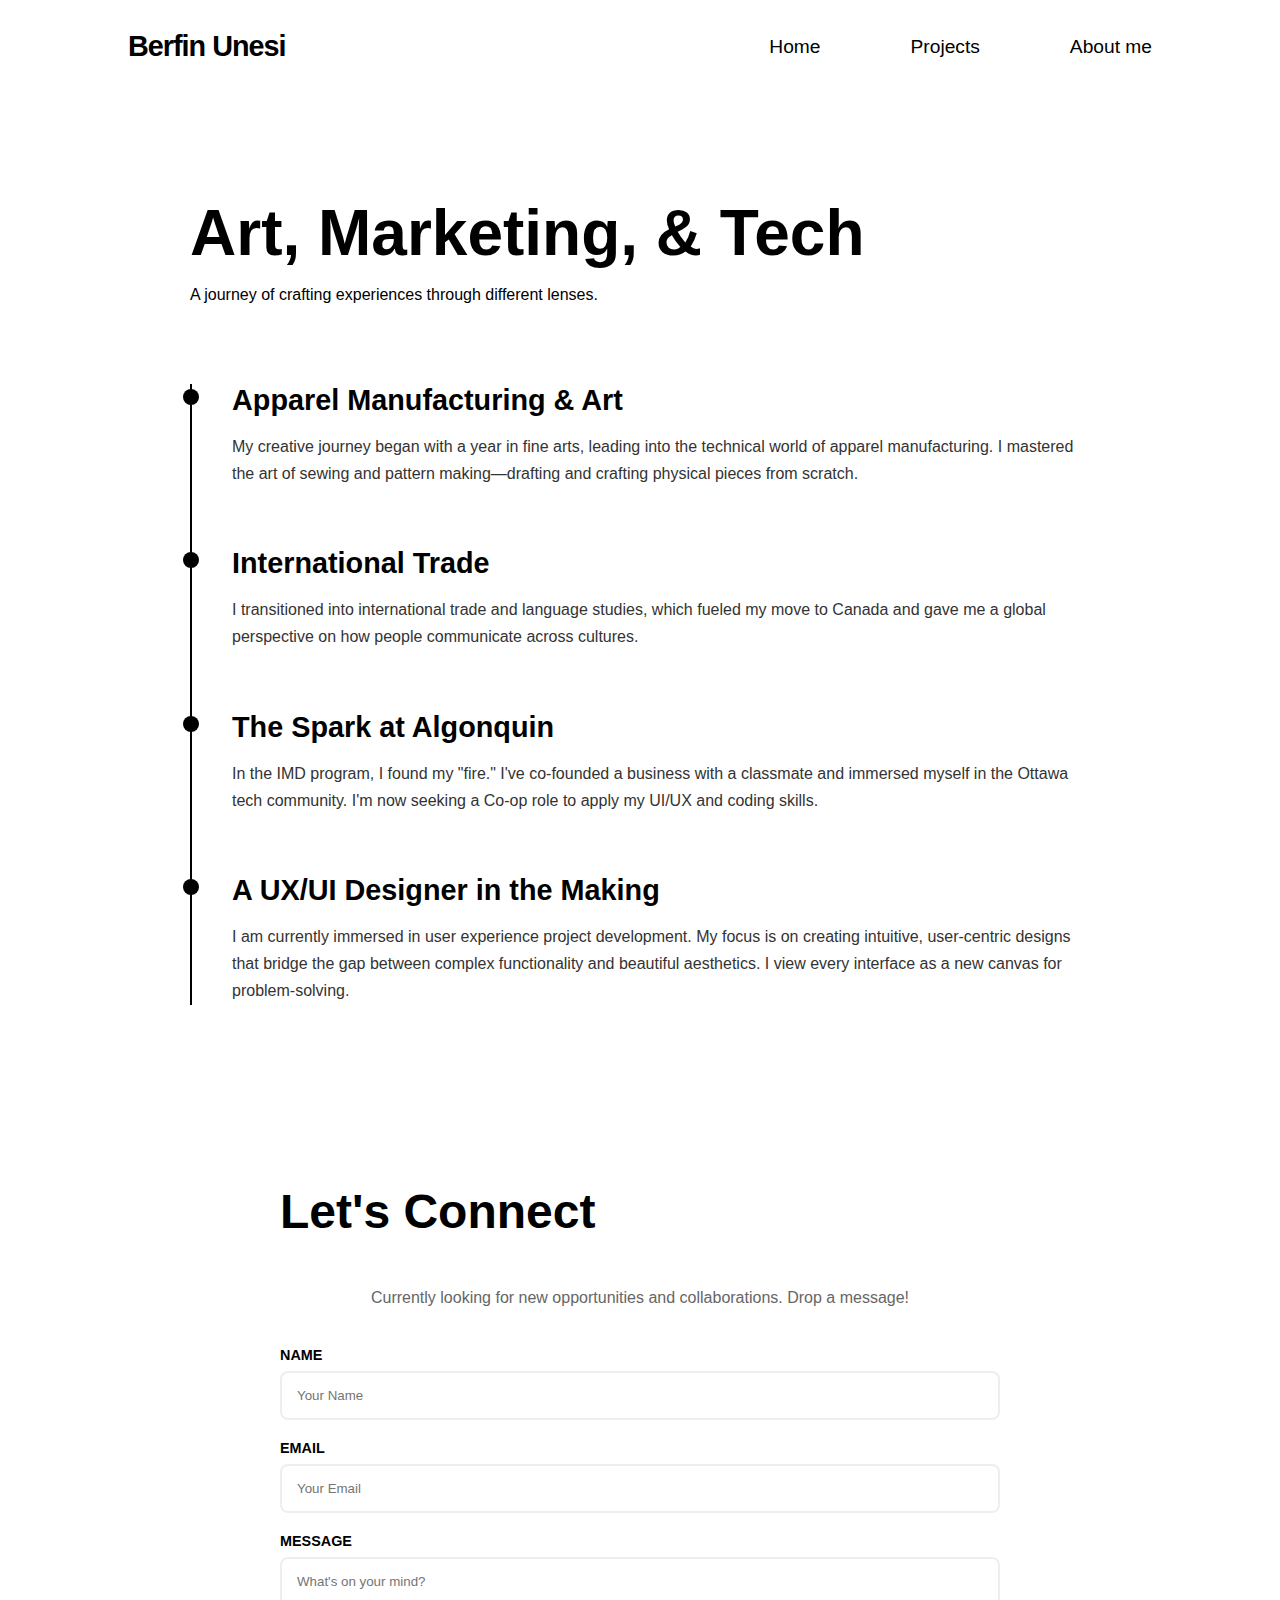
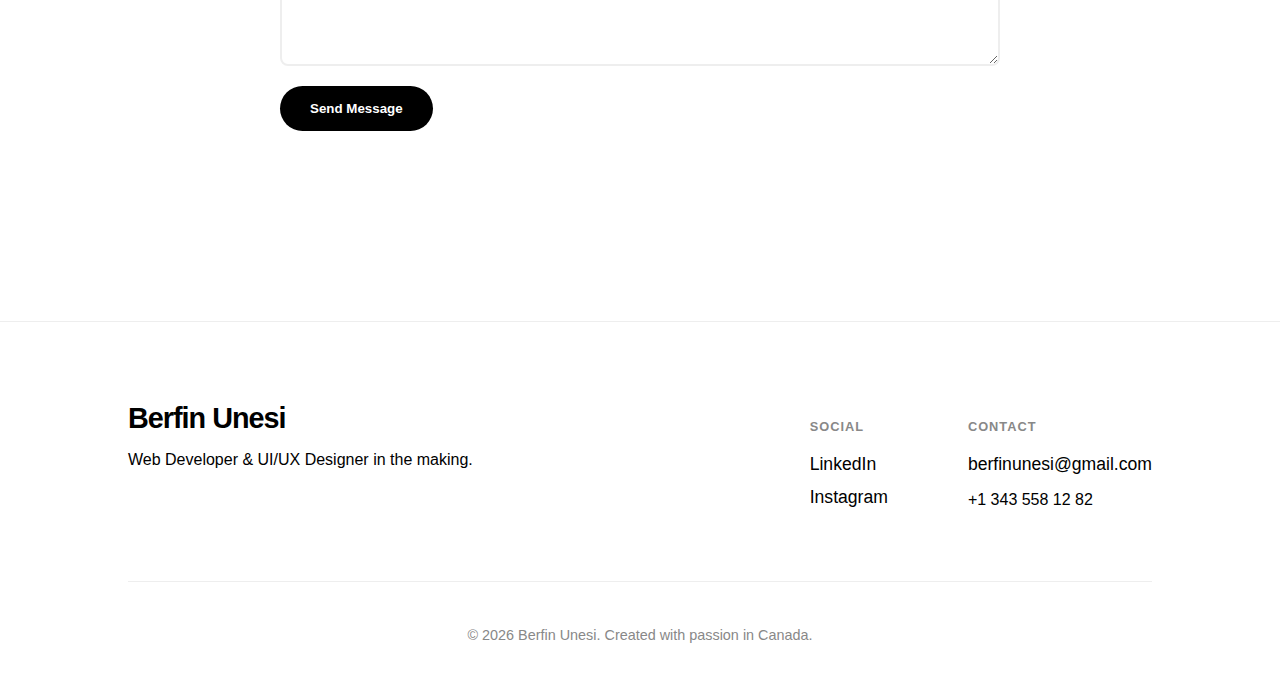
<file: about.html>
<!DOCTYPE html>
<html lang="en">
<head>
    <meta charset="UTF-8">
    <meta name="viewport" content="width=device-width, initial-scale=1.0">
    <title>About Me | Berfin Unesi</title>
    <link rel="icon" type="image/gif" href="images/star.gif">
    <link rel="stylesheet" href="css/style.css">
    <link rel="stylesheet" href="css/media_queries.css">
</head>
<body>
  <nav>
    <div class="logo">Berfin Unesi</div>
    
    <div class="menu-toggle" id="mobile-menu">
        <span class="bar"></span>
        <span class="bar"></span>
        <span class="bar"></span>
    </div>

    <ul class="nav-links">
        <li><a href="index.html" class="nav-item">Home</a></li>
        <li><a href="index.html#projects" class="nav-item">Projects</a></li>
        <li><a href="about.html" class="nav-item">About me</a></li>
    </ul>
</nav>
    
    <main class="about-container">
        <section class="about-intro">
            <h1>Art, Marketing, & Tech</h1>
            <p class="subtitle">A journey of crafting experiences through different lenses.</p>
        </section>

        <section class="timeline">
            <div class="timeline-item">
                <div class="timeline-marker"></div>
                <div class="timeline-content">
                    <h3>Apparel Manufacturing & Art</h3>
                    <p>My creative journey began with a year in fine arts, leading into the technical world of apparel manufacturing. I mastered the art of sewing and pattern making—drafting and crafting physical pieces from scratch.</p>
                </div>
            </div>

            <div class="timeline-item">
                <div class="timeline-marker"></div>
                <div class="timeline-content">
                    <h3>International Trade</h3>
                    <p>I transitioned into international trade and language studies, which fueled my move to Canada and gave me a global perspective on how people communicate across cultures.</p>
                </div>
            </div>

            <div class="timeline-item">
                <div class="timeline-marker"></div>
                <div class="timeline-content">
                    <h3>The Spark at Algonquin</h3>
                    <p>In the IMD program, I found my "fire." I've co-founded a business with a classmate and immersed myself in the Ottawa tech community. I'm now seeking a Co-op role to apply my UI/UX and coding skills.</p>
                </div>
            </div>
        
            <div class="timeline-item highlight">
                <div class="timeline-marker"></div>
                <div class="timeline-content">
                    <h3>A UX/UI Designer in the Making</h3>
                    <p>I am currently immersed in user experience project development. My focus is on creating intuitive, user-centric designs that bridge the gap between complex functionality and beautiful aesthetics. I view every interface as a new canvas for problem-solving.</p>
                </div>
            </div>
        </section>
        
        <section class="contact-section">
            <h2 class="section-title">Let's Connect</h2>
            <p class="contact-subtitle">Currently looking for new opportunities and collaborations. Drop a message!</p>
            
            <form action="https://formspree.io/f/mpqqqjok" method="POST" class="contact-form">
                <div class="form-group">
                    <label for="name">Name</label>
                    <input type="text" id="name" name="name" placeholder="Your Name" required>
                </div>
                
                <div class="form-group">
                    <label for="email">Email</label>
                    <input type="email" id="email" name="_replyto" placeholder="Your Email" required>
                </div>
                
                <div class="form-group">
                    <label for="message">Message</label>
                    <textarea id="message" name="message" rows="5" placeholder="What's on your mind?" required></textarea>
                </div>
                
                <button type="submit" class="submit-btn">Send Message</button>
            </form>
        </section>
    </main>
    

    <button onclick="scrollToTop()" id="backToTop" title="Go to top">↑</button>
    
    <footer class="main-footer">
    <div class="footer-content">
        <div class="footer-brand">
            <div class="logo">Berfin Unesi</div>
            <p>Web Developer & UI/UX Designer in the making.</p>
        </div>
        
        <div class="footer-links">
            <div class="footer-group">
                <h4>Social</h4>
                <a href="https://www.linkedin.com/in/berfinunesi/" target="_blank" class="nav-item">LinkedIn</a>
                <a href="https://www.instagram.com/brfnsi" target="_blank" class="nav-item">Instagram</a>
            </div>
            
            <div class="footer-group">
                <h4>Contact</h4>
                <a href="mailto:berfinunesi@gmail.com" class="nav-item">berfinunesi@gmail.com</a>
                <p class="footer-tel">+1 343 558 12 82</p>
            </div>
        </div>
    </div>
    <div class="footer-bottom">
        <p>&copy; 2026 Berfin Unesi. Created with passion in Canada.</p>
    </div>
</footer> 

    
<script src="JS/script.js"></script>
</body>
</html>
</file>
<file: css/style.css>
:root {
    --bg-color: #f5f5f5; /* Light grey from mockup */
    --card-bg: #ececec;
    --text-main: #000000;
    --tag-bg: #000000;
    --tag-text: #ffffff;
    --pill-btn: #d9d9d9;
}

html {
    scroll-behavior: smooth;
}

body {
    font-family: 'Helvetica Neue', Arial, sans-serif;
    margin: 0;
    padding: 0;
    background-color: white;
    color: var(--text-main);
}
/* The initial state (hidden) */
.reveal {
    opacity: 0;
    transform: translateY(30px);
    transition: all 0.8s ease-out;
}

/* The visible state (triggered by JS) */
.reveal.active {
    opacity: 1;
    transform: translateY(0);
}

/* //////////////// nav start ////////////////////// */

/* Navigation */
nav {
    display: flex;
    justify-content: space-between;
    align-items: center;
    padding: 40px 10%;
}

.nav-links {
    list-style: none; /* This removes the bullets */
    display: flex;
    margin: 0;
    padding: 0;
}

.nav-links li {
    margin-left: 30px; /* Space between links */
}

.logo { font-size: 2.5rem; font-weight: 500; }
.nav-links a {
    text-decoration: none;
    color: black;
    margin-left: 30px;
    font-size: 1.2rem;
}
nav {
    display: flex;
    justify-content: space-between;
    align-items: center;
    padding: 30px 10%; /* Matches the padding of your hero container */
    background-color: #fff;
}

.logo {
    font-size: 1.8rem;
    font-weight: 700;
    letter-spacing: -1px;
}

.nav-links {
    display: flex;
    align-items: center;
    gap: 30px;
}

/* Individual Link Styling */
.nav-item {
    text-decoration: none;
    color: #666; /* Subtle grey for non-active items */
    font-weight: 500;
    font-size: 1.1rem;
    position: relative;
    transition: color 0.3s ease;
}

/* Hover Effect: Turns Black and adds a bottom line */
.nav-item:hover {
    color: #000;
}

.nav-item::after {
    content: '';
    position: absolute;
    width: 0;
    height: 2px;
    bottom: -5px;
    left: 0;
    background-color: #000;
    transition: width 0.3s ease;
}

.nav-item:hover::after {
    width: 100%;
}

/* Resume Button Styling (Smaller version of your hero buttons) */
.btn-nav {
    background: #000;
    color: #fff;
    padding: 10px 25px;
    border-radius: 50px;
    text-decoration: none;
    font-weight: 500;
    transition: transform 0.3s ease, background-color 0.3s ease;
}

.btn-nav:hover {
    background-color: #333;
    transform: scale(1.05);
}


/* //////////////// nav end ////////////////////// */

/* Hero Section */
.hero-container {
    display: flex;
    justify-content: space-between;
    padding: 0 10% 100px 10%;
    align-items: flex-start;
}

.hero-title {
    font-size: 5rem;
    font-weight: 400;
    margin-bottom: 40px;
}

 
.btn-pill {
    background: var(--pill-btn);
    padding: 15px 40px;
    border-radius: 50px;
    text-decoration: none;
    color: black;
    font-size: 1.2rem;
    margin-right: 15px;
}

.hero-image-placeholder {
    width: 500px;
    height: 400px;
    background-color: #d9d9d9; /* Grey box from mockup */
}



/* Skills Section */
.skills-section {
    background-color: var(--bg-color);
    padding: 80px 10%;
}

.section-title { font-size: 3rem; margin-bottom: 50px; }

.skills-grid {
    display: grid;
    grid-template-columns: repeat(3, 1fr);
    gap: 40px;
}

.skill-card {
    display: flex;
    flex-direction: column;
}

.skill-card h3 { font-size: 1.5rem; margin: 15px 0; }
.skill-card p { font-size: 0.95rem; color: #444; margin-bottom: 20px; }

.tags {
    display: flex;
    flex-wrap: wrap;
    gap: 8px;
}

.tags span {
    background: var(--tag-bg);
    color: var(--tag-text);
    padding: 5px 12px;
    border-radius: 20px;
    font-size: 0.8rem;
}

/* ////////////////HERO START////////////////////// */

/* Container for the icons */
.hero-media {
    position: relative; /* key for positioning stars */
    flex: 1;
    display: flex;
    justify-content: center;
    align-items: center;
    min-height: 450px;
}

/* The main center icon */
.main-banner {
    width: 600px; 
    height: auto;
    z-index: 2;
    filter: drop-shadow(0px 20px 7px rgba(0, 0, 0, 0.221));
}

.hero-content {
    width: 40vw; 
    padding-right: 5%; 
}

.hero-title {
    font-size: clamp(3rem, 8vw, 5rem); /* Responsive font that scales with the window */
    font-weight: 500;
    margin-bottom: 20px;
}

.hero-content p {
    font-size: 1.1rem;
    line-height: 1.6;
    margin-bottom: 40px;
    color: #333;
    max-width: 90%; /* Prevents text lines from getting too long/strained */
}

/* Ensure the container stays side-by-side */
.hero-container {
    display: flex;
    align-items: center;
    justify-content: space-between;
    padding: 0 10%;
    min-height: 80vh;
}

/* ////////////////HERO END////////////////////// */

/* shared style for both stars */
.star {
    position: absolute;
    width: 120px; /* Adjust size of stars */
    height: auto;
    z-index: 3;
    animation: floatGently 4s ease-in-out infinite;
    filter: drop-shadow(0px 20px 7px rgba(0, 0, 0, 0.162));
}

/* Top Left Star Position */
.star-top-left {
    top: 10%;
    left: 15%;
}

/* Bottom Right Star Position */
.star-bottom-right {
    bottom: 10%;
    right: 15%;
    animation-delay: 1s; 
}

/* Gentle Floating Animation */
@keyframes floatGently {
    0% {
        transform: translateY(0px);
    }
    50% {
        transform: translateY(-15px);
    }
    100% {
        transform: translateY(0px);
    }
}


/* //////////////////buttons start////////////////////// */

/* Base Button Style */
.btn-pill {
    background: var(--pill-btn); /* Your current light grey */
    padding: 15px 40px;
    border-radius: 50px;
    text-decoration: none;
    color: black;
    font-size: 1.2rem;
    margin-right: 15px;
    display: inline-block;
    
    /* This creates the smooth transition effect */
    transition: all 0.3s ease-in-out;
    border: 2px solid transparent; /* Prevents "jumping" when adding a border on hover */
}

/* Hover State */
.btn-pill:hover {
    background-color: #e7552d; /* Your black preference */
    color: #ffffff;            /* Flips text to white for contrast */
    transform: translateY(-3px); /* Subtle lift effect popular in UI design */
    box-shadow: 0px 10px 20px rgba(0, 0, 0, 0.2);
}

/* Active State (When clicked) */
.btn-pill:active {
    transform: translateY(-1px);
}

/* This ensures the link looks the same before and after clicking */
.project-cta a, 
.nav-links a, 
.nav-item {
    color: #000000; /* Force black color */
}

/* Specifically targeting the visited state to prevent the purple color */
.project-cta a:visited, 
.nav-links a:visited, 
.nav-item:visited {
    color: #000000;
}

/* Keep your hover state active */
.project-cta a:hover, 
.nav-item:hover {
    color: #333333; /* Optional: subtle grey on hover */
    text-decoration: none;
}

/* //////////////////buttons end////////////////////// */



/* projects */

.projects-section {
    padding: 80px 10%;
    background-color: #fff;
}

.projects-grid {
    display: grid;
    grid-template-columns: repeat(2, 1fr); /* Two columns for your two projects */
    gap: 40px;
}

.project-card {
    background: #f9f9f9;
    border-radius: 20px;
    overflow: hidden;
    transition: transform 0.3s ease;
    border: 1px solid #eee;
}

.project-card:hover {
    transform: translateY(-10px);
}

.project-image-box img {
    width: 100%;
    height: 300px;
    object-fit: cover;
    border-bottom: 1px solid #eee;
}

.project-info {
    padding: 30px;
}

.project-info h3 {
    margin-bottom: 15px;
    font-size: 1.5rem;
}

.project-cta {
    margin-top: 20px;
    display: flex;
    gap: 20px;
}



.projects-grid {
    display: grid;
    grid-template-columns: repeat(2, 1fr); /* Maintains the 2-column layout */
    gap: 40px; /* Adds space between the top and bottom rows */
    margin-top: 50px;
}

/* Ensure images within the cards scale correctly */
.project-image-box {
    width: 100%;
    height: 250px; /* Adjust height to your preference */
    overflow: hidden;
    background-color: #eee; /* Placeholder color if image is missing */
}

.project-image-box img {
    width: 100%;
    height: 100%;
    object-fit: cover; /* Prevents stretching */
}

/* Modal Background */
.modal {
    display: none; /* Hidden by default */
    position: fixed;
    z-index: 1000;
    top: 0; left: 0;
    width: 100%; height: 100%;
    background-color: rgba(0, 0, 0, 0.9);
}

/* Close Button */
.close-modal {
    position: absolute;
    top: 20px; right: 40px;
    color: white;
    font-size: 40px;
    cursor: pointer;
}

/* Image Container */
.modal-content {
    display: flex;
    flex-direction: column;
    align-items: center;
    justify-content: center;
    height: 100%;
}

.modal-content img {
    max-width: 80%;
    max-height: 70vh;
    border-radius: 10px;
}

/* Navigation Buttons */
.modal-nav {
    margin-top: 20px;
    display: flex;
    gap: 20px;
}

.modal-nav button {
    background: white;
    border: none;
    padding: 10px 20px;
    border-radius: 50px;
    cursor: pointer;
    font-weight: bold;
}

.gallery-trigger {
    display: inline-flex;
    align-items: center;
    gap: 8px;
    cursor: zoom-in; /* Changes the mouse cursor to a plus sign */
}

.gallery-trigger span {
    font-size: 1.2rem;
    transition: transform 0.3s ease;
}

.gallery-trigger:hover span {
    transform: scale(1.2); /* Visual "pop" on hover */
}


/* //////////////////about section start////////////////////// */

.about-banner {
    /* Adjust this width to find your "sweet spot" */
    width: 180px; 
    height: 180px;
    
    /* This ensures your face isn't stretched */
    object-fit: cover; 
    
    /* Design choices: */
    border-radius: 20px; /* Soft rounded corners */
    border: 2px solid #000; /* Optional: defines the edge against the white background */
    
    display: block;
    margin: 0 auto 30px auto; /* Centers it and adds space below */
}

.about-container {
    padding: 60px 10%;
    max-width: 900px;
    margin: 0 auto;
}

.about-intro h1 {
    font-size: 4rem;
    margin-bottom: 10px;
}

.timeline {
    margin-top: 80px;
    position: relative;
    border-left: 2px solid #000;
    padding-left: 40px;
}

.timeline-item {
    margin-bottom: 60px;
    position: relative;
}

.timeline-marker {
    position: absolute;
    left: -49px;
    top: 5px;
    width: 16px;
    height: 16px;
    background: #000;
    border-radius: 50%;
}

.timeline-content h3 {
    font-size: 1.8rem;
    margin-bottom: 15px;
}

.timeline-content p {
    line-height: 1.7;
    color: #333;
}

/* Ensure navigation active state matches your branding */
.nav-links .active {
    color: #000;
    font-weight: 700;
}


/* /////////////////////about section end////////////////////// */ 

.contact-section {
    padding: 80px 10%;
    max-width: 800px;
    margin: 0 auto;
}

.contact-subtitle {
    text-align: center;
    margin-bottom: 40px;
    color: #666;
}

.contact-form {
    display: flex;
    flex-direction: column;
    gap: 20px;
}

.form-group {
    display: flex;
    flex-direction: column;
    gap: 8px;
}

.form-group label {
    font-weight: 700;
    font-size: 0.9rem;
    text-transform: uppercase;
}

.contact-form input, 
.contact-form textarea {
    padding: 15px;
    border: 2px solid #eee;
    border-radius: 8px;
    font-family: inherit;
    transition: border-color 0.3s ease;
}

.contact-form input:focus, 
.contact-form textarea:focus {
    outline: none;
    border-color: #000;
}

.submit-btn {
    background-color: #000;
    color: #fff;
    padding: 15px 30px;
    border: none;
    border-radius: 50px;
    font-weight: 700;
    cursor: pointer;
    transition: transform 0.2s ease, background-color 0.2s ease;
    align-self: flex-start;
}

.submit-btn:hover {
    background-color: #333;
    transform: translateY(-2px);
}

/* ////////footer styles//////// */
#backToTop {
    display: none; /* Hidden by default */
    position: fixed;
    bottom: 30px;
    right: 30px;
    z-index: 99;
    border: none;
    outline: none;
    background-color: #000;
    color: white;
    cursor: pointer;
    padding: 15px;
    border-radius: 50%;
    width: 50px;
    height: 50px;
    font-size: 20px;
    transition: transform 0.3s, opacity 0.3s;
}

#backToTop:hover {
    transform: scale(1.1);
    background-color: #333;
}

#backToTop {
    display: none; /* Hidden by default */
    position: fixed;
    bottom: 30px;
    right: 30px;
    z-index: 99;
    border: none;
    outline: none;
    background-color: #000;
    color: white;
    cursor: pointer;
    padding: 15px;
    border-radius: 50%;
    width: 50px;
    height: 50px;
    font-size: 20px;
    transition: transform 0.3s, opacity 0.3s;
}

#backToTop:hover {
    transform: scale(1.1);
    background-color: #333;
}

/* scroll to top  */
#backToTop {
    display: none; /* Hidden by default */
    position: fixed;
    bottom: 30px;
    right: 30px;
    z-index: 99;
    border: none;
    outline: none;
    background-color: #000;
    color: white;
    cursor: pointer;
    padding: 15px;
    border-radius: 50%;
    width: 50px;
    height: 50px;
    font-size: 20px;
    transition: transform 0.3s, opacity 0.3s;
}

#backToTop:hover {
    transform: scale(1.1);
    background-color: #333;
}

/* Footer Styling */
.main-footer {
    background-color: #fff;
    padding: 80px 10% 40px 10%;
    border-top: 1px solid #eee;
    margin-top: 50px;
}

.footer-content {
    display: flex;
    justify-content: space-between;
    align-items: flex-start;
    flex-wrap: wrap;
    gap: 40px;
    margin-bottom: 60px;
}

.footer-brand .logo {
    font-size: 1.8rem;
    margin-bottom: 10px;
}

.footer-links {
    display: flex;
    gap: 80px;
    flex-wrap: wrap;
}

.footer-group h4 {
    text-transform: uppercase;
    font-size: 0.8rem;
    letter-spacing: 1px;
    margin-bottom: 20px;
    color: #888;
}

.footer-group a, .footer-group p {
    display: block;
    margin-bottom: 12px;
    font-weight: 500;
}

/* Link Visibility Fix: Prevents purple visited color */
.footer-group a, .footer-group a:visited {
    color: #000 !important;
    text-decoration: none;
}

.footer-group a:hover {
    text-decoration: underline;
}

.footer-bottom {
    border-top: 1px solid #eee;
    padding-top: 30px;
    text-align: center;
    font-size: 0.9rem;
    color: #888;
}


/* //////////////footer end////////////////////// */
</file>
<file: css/media_queries.css>
/* Responsive for Mobile */
@media (max-width: 900px) {
    .skills-grid { grid-template-columns: 1fr; }
    .hero-container { flex-direction: column; }
    .hero-image-placeholder { width: 100%; margin-top: 40px; }
}


/* Ensure responsiveness */
@media (max-width: 768px) {
    .main-banner { width: 250px; }
    .star { width: 50px; }
    .star-top-left { left: 5%; }
    .star-bottom-right { right: 5%; }
}


/* footer */

/* Mobile Fix for Footer */
@media (max-width: 768px) {
    .footer-content { flex-direction: column; }
    .footer-links { gap: 40px; }
}


/* footer end */



/* Tablet and Mobile (max-width: 900px) */
@media (max-width: 900px) {
    .nav-links {
        display: none; /* Hidden by default on mobile */
        flex-direction: column;
        width: 100%;
        position: absolute;
        top: 80px;
        left: 0;
        background-color: #fff;
        border-bottom: 1px solid #eee;
        padding: 20px 0;
        text-align: center;
        z-index: 100;
    }

    .nav-links.active {
        display: flex; /* Shown when toggled */
    }

    .nav-links li {
        margin: 15px 0;
    }

    /* Hamburger Bars */
    .menu-toggle {
        display: block;
        cursor: pointer;
    }

    .bar {
        display: block;
        width: 25px;
        height: 3px;
        margin: 5px auto;
        background-color: #000;
        transition: all 0.3s ease-in-out;
    }
}

/* Tablet & Mobile Styles (max-width: 900px) */
@media (max-width: 900px) {
    .hero-container {
        display: flex;
        flex-direction: column; /* Keeps text above or below icon as you prefer */
        align-items: center;
        text-align: center;
        padding: 40px 5%; /* Adds breathing room on the sides */
    }

    .hero-content {
        width: 100%; /* Text takes up full width */
        max-width: 100%;
    }

    .hero-title {
        font-size: 2.5rem; /* Slightly smaller for mobile screens */
        margin-bottom: 15px;
    }

    .hero-media {
        display: flex;
        justify-content: center;
        align-items: center;
        width: 90%;
        margin-top: 20px;
    }

    /* Shrinking the icon aesthetically */
    .main-banner {
        width: 50%; /* Shrinks based on screen size */
        max-width: 250px; /* Ensures it doesn't get too small or too big */
        height: auto;
        transition: all 0.3s ease;
    }

    /* Shrink the background stars too */
    .star {
        width: 30px; 
    }


    .projects-section {
        padding: 60px 5%; /* Reduces side padding to give cards more space */
    }

    .projects-grid {
        grid-template-columns: 1fr; /* Force single column */
        gap: 30px; /* Space between the stacked cards */
    }

    .project-card {
        flex-direction: column; /* Ensures image and info stack correctly */
    }

    .project-image-box {
        height: 250px; /* Fixed height for consistency on mobile */
    }

    .project-info {
        padding: 20px; /* Slightly tighter padding for smaller screens */
    }

    .project-info h3 {
        font-size: 1.5rem;
    }

    /* Making the tags and buttons easier to tap */
    .tags {
        gap: 8px;
    }

    .tags span {
        font-size: 0.75rem;
        padding: 4px 10px;
    }
}

/* /////about banner icon////// */

/* Tablet & Mobile: Scale it down for smaller screens */
@media (max-width: 900px) {
    .about-banner {
        width: 140px;
        height: 140px;
        margin-bottom: 20px;
    }
}


/* contact form */

@media (max-width: 768px) {
    .contact-section {
        padding: 60px 5%;
    }
    
    .submit-btn {
        width: 100%; /* Easier to tap on mobile */
    }
}
</file>
